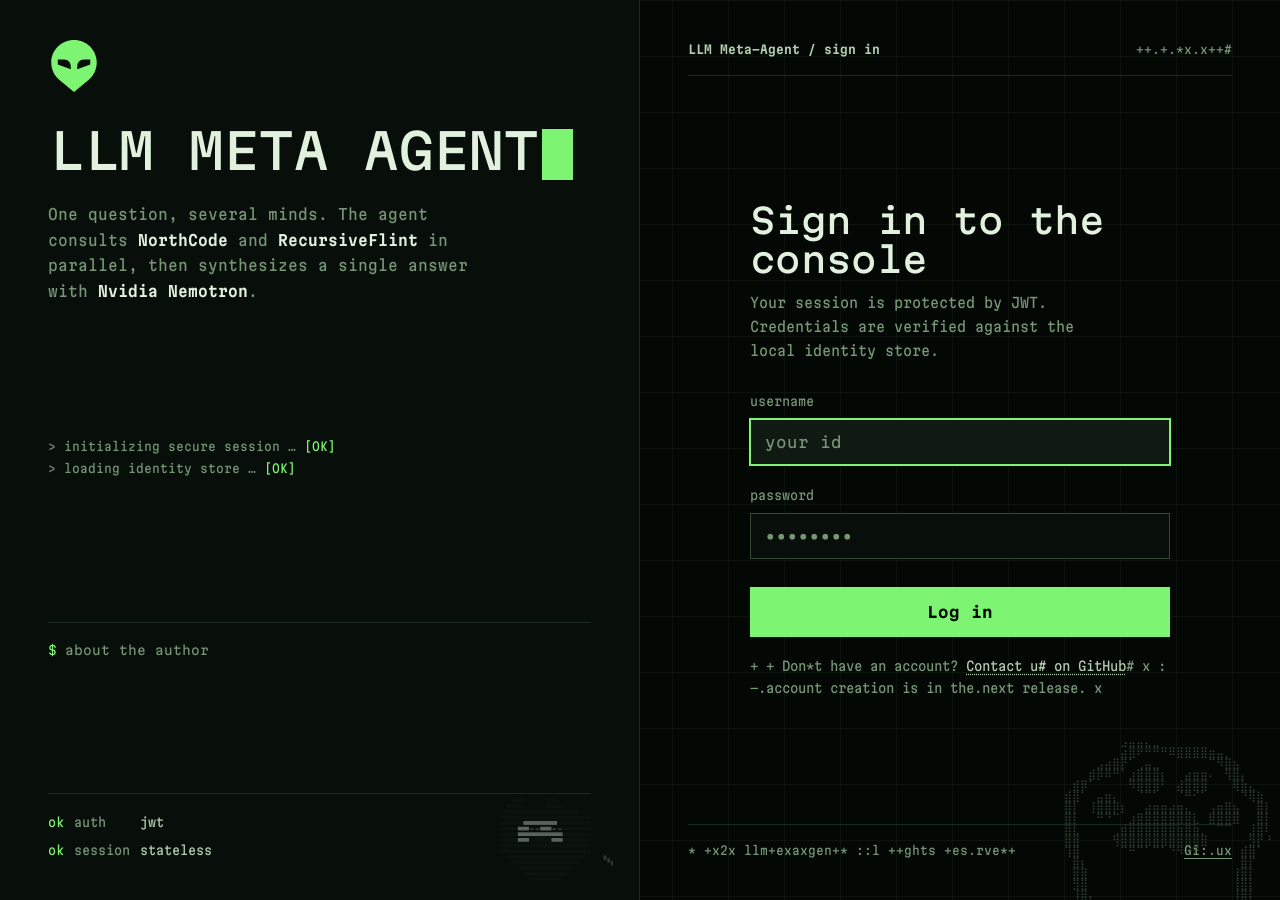
<file: src/main/resources/static/login.html>
<!DOCTYPE html>
<html lang="en">
<head>
<meta charset="UTF-8">
<meta name="viewport" content="width=device-width, initial-scale=1.0">
<title>LLM Meta-Agent — Sign in</title>
<meta name="description" content="Sign in to the LLM Meta-Agent console. JWT-protected, stateless session.">
<link rel="preconnect" href="https://fonts.googleapis.com">
<link rel="preconnect" href="https://fonts.gstatic.com" crossorigin>
<link href="https://fonts.googleapis.com/css2?family=Martian+Mono:wdth,wght@75..112.5,400..700&display=swap" rel="stylesheet">
<style>
/* Hallmark · v2.0.0 · theme: terminal · deal: manual (no Node) · redesign: full · file: login.html */
/* critique: dense two-column console sign-in; left pane carries brand and ambient motion, right pane the form */
/* ════════════════════════════════════════════════════════════
   LLM Meta-Agent — terminal-inspired sign-in
   One ground, one ink, one accent. Martian Mono only.
   Square corners, crisp borders, faint grid texture; no scanlines.
   ════════════════════════════════════════════════════════════ */
:root {
  --color-paper: oklch(12.5% 0.012 150);
  --color-paper-2: oklch(16% 0.016 150);
  --color-paper-3: oklch(20.5% 0.022 150);
  --color-ink: oklch(94% 0.03 140);
  --color-ink-2: oklch(82% 0.05 142);
  --color-muted: oklch(64% 0.06 145);
  --color-rule: oklch(27% 0.028 148);
  --color-rule-2: oklch(38% 0.045 146);
  --color-accent: oklch(87% 0.2 142);
  --color-accent-ink: oklch(14% 0.02 150);
  --color-accent-hover: oklch(91% 0.17 142);
  --color-focus: oklch(87% 0.2 142);
  --color-accent-wash: oklch(23% 0.06 145);

  --font-display: "Martian Mono", ui-monospace, "SFMono-Regular", "Cascadia Mono", Menlo, Consolas, monospace;

  --tracking-display: -0.02em;
  --display-weight: 500;
  --stretch-display: 112.5%;
  --stretch-body: 87.5%;
}

* { box-sizing: border-box; margin: 0; padding: 0; }
html, body { height: 100%; overflow-x: clip; }

body {
  font-family: var(--font-display);
  font-size: 15px;
  font-stretch: var(--stretch-body);
  line-height: 1.6;
  color: var(--color-ink);
  background: var(--color-paper);
  font-variant-numeric: tabular-nums;
  -webkit-font-smoothing: antialiased;
  text-rendering: optimizeLegibility;
  overflow-x: hidden;
}

::selection { background: color-mix(in oklch, var(--color-accent) 25%, transparent); }

:focus-visible { outline: 2px solid var(--color-focus); outline-offset: 2px; }
input:focus-visible, .submit:focus-visible { outline: none; }

/* ── Texture: faint grid ── */
.tex {
  position: fixed;
  inset: 0;
  pointer-events: none;
  z-index: 0;
}
.tex-grid {
  background-image:
    linear-gradient(to right, color-mix(in oklch, var(--color-rule) 35%, transparent) 1px, transparent 1px),
    linear-gradient(to bottom, color-mix(in oklch, var(--color-rule) 35%, transparent) 1px, transparent 1px);
  background-size: 56px 56px;
}

/* ── Layout ── */
.shell {
  position: relative;
  z-index: 1;
  height: 100vh;
  height: 100dvh;
  display: grid;
  grid-template-columns: minmax(0, 1fr) minmax(0, 1fr);
  grid-template-rows: minmax(0, 1fr);
}

/* ── Left: brand / status pane ── */
.brand {
  background: var(--color-paper-2);
  border-right: 1px solid var(--color-rule);
  padding: 40px 48px;
  display: flex;
  flex-direction: column;
  justify-content: space-between;
  gap: 36px;
  min-height: 0;
  overflow: hidden;
}

.brand-mark {
  width: 52px;
  height: 52px;
  color: var(--color-accent);
  margin-bottom: 32px;
}
.brand-mark svg { width: 100%; height: 100%; display: block; }

.brand h1 {
  font-size: clamp(28px, 3.8vw, 54px);
  font-weight: var(--display-weight);
  font-stretch: var(--stretch-display);
  letter-spacing: var(--tracking-display);
  line-height: 1.12;
  margin-bottom: 22px;
}
.brand h1 .caret {
  display: inline-block;
  width: 0.62em;
  height: 1.05em;
  margin-left: 4px;
  vertical-align: text-bottom;
  background: var(--color-accent);
  animation: blink 1.1s steps(1) infinite;
}
@keyframes blink { 50% { opacity: 0; } }

.brand p {
  color: var(--color-muted);
  font-size: clamp(15px, 1.15vw, 18px);
  max-width: 44ch;
  line-height: 1.7;
}
.brand p strong { color: var(--color-ink); font-weight: 600; }

.status {
  display: flex;
  flex-direction: column;
  gap: 8px;
  padding-top: 18px;
  border-top: 1px solid var(--color-rule);
  font-size: 12.5px;
}
.s-row {
  display: flex;
  align-items: baseline;
  gap: 10px;
  animation: srowIn 0.5s ease both;
}
.s-row:nth-child(2) { animation-delay: 0.12s; }
.s-row:nth-child(3) { animation-delay: 0.24s; }
@keyframes srowIn {
  from { opacity: 0; transform: translateY(4px); }
  to { opacity: 1; transform: none; }
}
.s-tag { color: var(--color-accent); }
.s-key { color: var(--color-muted); min-width: 7ch; }
.s-val { color: var(--color-ink-2); }

.expander {
  border-top: 1px solid var(--color-rule);
  padding-top: 14px;
}
.expander-btn {
  background: none;
  border: 0;
  padding: 0;
  font-family: inherit;
  font-size: 12.5px;
  color: var(--color-muted);
  cursor: pointer;
  display: inline-flex;
  align-items: center;
  gap: 8px;
}
.expander-btn::before { content: "$ "; color: var(--color-accent); }
.expander-btn:hover { color: var(--color-accent); }
.expander-body {
  margin-top: 10px;
  font-size: 12.5px;
  line-height: 1.7;
  color: var(--color-muted);
  max-width: 40ch;
}

.bootlog {
  font-size: 12px;
  line-height: 1.8;
  color: var(--color-muted);
  min-height: 4.5em;
  white-space: pre-wrap;
}
.bootlog .ok { color: var(--color-accent); }

/* ── Right: form pane ── */
.form-pane {
  display: flex;
  flex-direction: column;
  padding: 40px 48px;
  min-height: 0;
  overflow-y: auto;
  scrollbar-width: none;
}
.form-pane::-webkit-scrollbar { display: none; }

.topline {
  display: flex;
  align-items: baseline;
  justify-content: space-between;
  gap: 16px;
  flex-wrap: wrap;
  font-size: 12px;
  color: var(--color-muted);
  padding-bottom: 16px;
  border-bottom: 1px solid var(--color-rule);
}
.topline .brand-name { color: var(--color-ink-2); font-weight: 600; }
.clock { white-space: nowrap; }

.form-wrap {
  flex: 1;
  display: flex;
  flex-direction: column;
  justify-content: center;
  max-width: 420px;
  width: 100%;
  margin: 0 auto;
  padding: 28px 0;
}

h2 {
  font-size: clamp(26px, 3.4vw, 34px);
  font-weight: var(--display-weight);
  font-stretch: var(--stretch-display);
  letter-spacing: var(--tracking-display);
  line-height: 1.15;
  margin-bottom: 12px;
}
.form-sub {
  color: var(--color-muted);
  font-size: 14px;
  margin-bottom: 28px;
  max-width: 40ch;
  line-height: 1.7;
}

/* ── Error line ── */
.errline {
  display: none;
  align-items: flex-start;
  gap: 10px;
  margin-bottom: 24px;
  padding: 12px 14px;
  background: var(--color-accent-wash);
  border-left: 2px solid var(--color-rule-2);
  color: var(--color-muted);
  font-size: 13.5px;
  line-height: 1.5;
}
.errline.show { display: flex; }
.errline .tag { color: var(--color-muted); font-weight: 700; white-space: nowrap; }

/* ── Fields ── */
.field { margin-bottom: 20px; }
.field label {
  display: block;
  font-size: 12.5px;
  color: var(--color-muted);
  margin-bottom: 8px;
  letter-spacing: 0;
}
.field input {
  width: 100%;
  background: var(--color-paper-2);
  border: 1px solid var(--color-rule-2);
  border-radius: 0;
  padding: 13px 14px;
  font-family: inherit;
  font-size: 15px;
  color: var(--color-ink);
  caret-color: var(--color-accent);
  transition: border-color 140ms ease, background 140ms ease;
}
.field input::placeholder { color: var(--color-muted); }
.field input:hover { border-color: color-mix(in oklch, var(--color-accent) 45%, transparent); }
.field input:focus {
  outline: none;
  border-color: var(--color-accent);
  background: var(--color-paper-3);
  box-shadow: 0 0 0 1px var(--color-accent);
}

/* ── Submit ── */
.submit {
  position: relative;
  overflow: hidden;
  width: 100%;
  margin-top: 8px;
  padding: 15px 18px;
  background: var(--color-accent);
  border: 1px solid var(--color-accent);
  border-radius: 0;
  color: var(--color-accent-ink);
  font-family: inherit;
  font-size: 15px;
  font-weight: 700;
  letter-spacing: 0;
  cursor: pointer;
  transition: background-color 100ms steps(1), transform 90ms ease;
  text-align: center;
}
.submit .scan {
  position: absolute;
  top: 0;
  bottom: 0;
  left: 0;
  width: 40%;
  background: color-mix(in oklch, var(--color-accent-ink) 20%, transparent);
  transform: translateX(-120%) skewX(-20deg);
  transition: transform 0.5s ease;
  pointer-events: none;
}
.submit:hover:not(:disabled) .scan { transform: translateX(320%) skewX(-20deg); }
.submit:hover:not(:disabled) { background: var(--color-accent-hover); }
.submit:active:not(:disabled) { transform: translateY(1px); }
.submit:disabled { opacity: 0.55; cursor: progress; }
.submit:focus-visible {
  outline: none;
  box-shadow: 0 0 0 2px var(--color-paper), 0 0 0 4px var(--color-focus);
}
.submit .prog {
  position: absolute;
  left: 0;
  bottom: 0;
  height: 2px;
  width: 100%;
  background: var(--color-accent-ink);
  opacity: 0;
  transform: scaleX(0);
  transform-origin: left center;
}
.submit.busy .prog {
  opacity: 0.3;
  animation: proggrow 1.4s ease-in-out infinite;
}
@keyframes proggrow {
  0% { transform: scaleX(0); }
  50% { transform: scaleX(0.72); }
  100% { transform: scaleX(1); }
}
.submit .spinner { display: none; }
.submit.busy .spinner {
  display: inline-block;
  width: 1em;
  height: 1em;
  vertical-align: -0.15em;
  margin-right: 8px;
  border: 1.5px solid var(--color-accent-ink);
  border-top-color: transparent;
  animation: spin 0.8s linear infinite;
}
@keyframes spin { to { transform: rotate(360deg); } }

@keyframes catEnter {
  from { transform: translateY(140%); }
  to { transform: translateY(0); }
}

@keyframes catFloat {
  0%, 100% { transform: translateY(0); }
  50% { transform: translateY(-6px); }
}

/* ── Help / contact ── */
.helpline {
  margin-top: 18px;
  font-size: 13px;
  color: var(--color-muted);
  line-height: 1.7;
}
.helpline a {
  color: var(--color-ink-2);
  text-decoration: underline;
  text-underline-offset: 3px;
  text-decoration-style: dotted;
}
.helpline a:hover { color: var(--color-accent); }

/* ── Footer ── */
.foot {
  display: flex;
  align-items: center;
  justify-content: space-between;
  gap: 12px;
  flex-wrap: wrap;
  padding-top: 16px;
  border-top: 1px solid var(--color-rule);
  font-size: 12px;
  color: var(--color-muted);
}
.foot a { color: var(--color-muted); text-decoration: underline; text-underline-offset: 3px; }
.foot a:hover { color: var(--color-accent); }

/* ── Decorative pixel cat (background) ── */
.brand { position: relative; }
.brand > div { position: relative; z-index: 1; }
.cat-stage {
  position: absolute;
  right: 26px;
  bottom: 18px;
  width: 112px;
  height: 90px;
  z-index: 2;
  opacity: 0.5;
  pointer-events: none;
  animation: catEnter 0.8s ease-out forwards, catFloat 6s ease-in-out infinite 0.8s;
}
.field { position: relative; }

/* ── Decorative braille art (bottom-right edge) ── */
.braille-art {
  position: fixed;
  right: 0;
  bottom: 0;
  z-index: 0;
  pointer-events: none;
  opacity: 0.4;
  font-family: var(--font-display);
  font-size: 11px;
  line-height: 1;
  color: var(--color-muted);
  white-space: pre;
  animation: catFloat 5s ease-in-out infinite;
}

/* ── Responsive ── */
@media (max-width: 820px) {
  .shell { grid-template-columns: 1fr; grid-template-rows: auto; height: auto; min-height: 100dvh; }
  .brand {
    flex-direction: row;
    align-items: center;
    flex-wrap: wrap;
    border-right: none;
    border-bottom: 1px solid var(--color-rule);
    padding: 16px 20px;
    gap: 12px;
  }
  .brand > div:first-child {
    display: flex;
    align-items: center;
    gap: 14px;
  }
  .brand-mark { width: 28px; height: 28px; margin-bottom: 0; }
  .brand h1 { font-size: 17px; margin-bottom: 0; }
  .brand p { display: none; }
  .bootlog { display: none; }
  .status { display: none; }
  .form-pane { padding: 20px 20px 18px; min-height: 0; }
  .form-wrap { padding: 20px 0 10px; max-width: 360px; }
  h2 { font-size: 24px; }
  .form-sub { font-size: 13px; margin-bottom: 18px; }
  .field { margin-bottom: 14px; }
  .field input { padding: 11px 12px; font-size: 14px; }
  .submit { padding: 13px 14px; font-size: 14px; }
  .helpline { margin-top: 12px; font-size: 12.5px; }
  .cat-stage { display: none; }
  .expander { display: none; }
  .foot { flex-direction: column; align-items: flex-start; }
}

@media (min-width: 821px) {
  body { overflow: hidden; }
}

@media (min-width: 821px) and (max-height: 780px) {
  .brand { padding: 26px 44px; gap: 24px; }
  .brand-mark { width: 34px; height: 34px; margin-bottom: 14px; }
  .brand h1 { font-size: 21px; }
  .brand p { font-size: 13px; }
  .bootlog { min-height: 3.6em; }
  .form-pane { padding: 26px 44px; }
  .form-wrap { padding: 14px 0 8px; }
  h2 { font-size: 25px; }
  .form-sub { margin-bottom: 18px; }
  .field { margin-bottom: 14px; }
  .helpline { margin-top: 12px; }
}

@media (max-width: 400px) {
  .form-pane { padding: 26px 20px 22px; }
  .brand { padding: 26px 20px 22px; }
  .topline { flex-direction: column; align-items: flex-start; }
  .cat-stage { display: none; }
}

/* ── Reduced motion ── */
@media (prefers-reduced-motion: reduce) {
  *, *::before, *::after {
    animation-duration: 0.01ms !important;
    animation-iteration-count: 1 !important;
    transition-duration: 0.01ms !important;
  }
}
</style>
</head>
<body>

<div class="tex tex-grid" aria-hidden="true"></div>

<div class="shell">

  <!-- ── Brand / status pane ── -->
  <section class="brand" aria-label="About">
    <canvas class="cat-stage" id="cat" aria-hidden="true"></canvas>
    <div>
      <div class="brand-mark" aria-hidden="true">
        <svg viewBox="0 0 16 16" fill="none">
          <path fill-rule="evenodd" clip-rule="evenodd" d="M8 16L3.54223 12.3383C1.93278 11.0162 1 9.04287 1 6.96005C1 3.11612 4.15607 0 8 0C11.8439 0 15 3.11612 15 6.96005C15 9.04287 14.0672 11.0162 12.4578 12.3383L8 16ZM3 6H5C6.10457 6 7 6.89543 7 8V9L3 7.5V6ZM11 6C9.89543 6 9 6.89543 9 8V9L13 7.5V6H11Z" fill="currentColor"/>
        </svg>
      </div>
      <h1 id="brand-title"><span id="brand-type"></span><span class="caret" aria-hidden="true"></span></h1>
      <p>
        One question, several minds. The agent consults
        <strong>NorthCode</strong> and <strong>RecursiveFlint</strong> in parallel,
        then synthesizes a single answer with <strong>Nvidia Nemotron</strong>.
      </p>
    </div>

    <div class="bootlog" id="bootlog" aria-hidden="true"></div>

    <div class="expander">
      <button type="button" class="expander-btn" id="explainer-btn" aria-expanded="false">
        about the author
      </button>
      <div class="expander-body" id="explainer-body" hidden>
        <p>
          Built by Gaurabh, known on GitHub as @gaurabhkr. He enjoys hearing feedback
          and keeps refining this project in the open.
        </p>
      </div>
    </div>

    <div class="status" aria-label="System status">
      <div class="s-row"><span class="s-tag">ok</span><span class="s-key">auth</span><span class="s-val">jwt</span></div>
      <div class="s-row"><span class="s-tag">ok</span><span class="s-key">session</span><span class="s-val">stateless</span></div>
    </div>
  </section>

  <!-- ── Form pane ── -->
  <main class="form-pane">
    <div class="topline">
      <span class="brand-name">LLM Meta-Agent / sign in</span>
      <span class="clock" id="clock">--:--:-- UTC</span>
    </div>

    <div class="form-wrap">
      <h2>Sign in to the console</h2>
      <p class="form-sub">Your session is protected by JWT. Credentials are verified against the local identity store.</p>

      <div class="errline" id="errline" role="alert" aria-live="polite">
        <span class="tag">! fail</span>
        <span id="errmsg">authentication rejected — check username and password</span>
      </div>

      <form action="/api/login" method="POST" id="login-form" novalidate>
        <div class="field">
          <label for="username">username</label>
          <input type="text" id="username" name="username"
                 placeholder="your id" autocomplete="username" required autofocus>
        </div>

        <div class="field">
          <label for="password">password</label>
          <input type="password" id="password" name="password"
                 placeholder="••••••••" autocomplete="current-password" required>
        </div>

        <button type="submit" class="submit" id="submit-btn">
          <span class="scan" aria-hidden="true"></span>
          <span class="prog" aria-hidden="true"></span>
          <span class="spinner" aria-hidden="true"></span>
          <span class="submit-label">Log in</span>
        </button>
      </form>

      <p class="helpline">
        Don't have an account? <a href="https://github.com/gaurabhkr">Contact us on GitHub</a>
        — account creation is in the next release.
      </p>
    </div>

    <footer class="foot">
      <span>© 2025 llmmetaagent. All rights reserved.</span>
      <a href="https://github.com/gaurabhkr" target="_blank" rel="noopener">GitHub</a>
    </footer>
  </main>
</div>

<pre class="braille-art" aria-hidden="true">⠀⠀⠀⠀⠀⠀⠀⠀⠀⠀⠀⠀⠀⠀⠀⠀⠀⠀⠀⠀⠀⠀⠀⠀⠀⠀⠀⠀
⠀⠀⠀⠀⠀⠀⠀⠀⣠⣤⣤⣄⣀⠀⠀⠀⠀⠀⠀⠀⠀⠀⠀⠀⠀⠀⠀⠀
⠀⠀⠀⠀⠀⠀⠀⠀⣴⣿⠟⠛⠛⠛⠿⣿⣿⣿⣿⣶⣤⡀⠀⠀⠀⠀⠀⠀
⠀⠀⠀⠀⠀⣠⣴⣿⡟⠁⢀⣤⣀⠀⠀⠀⠀⠀⠀⠉⠻⣿⣦⠀⠀⠀⠀⠀
⠀⠀⠀⠀⣾⡿⠿⠛⠁⣰⣿⣿⣿⡆⠀⠀⣴⣶⣶⠄⠀⢻⣿⡄⠀⠀⠀⠀
⠀⠀⣾⡿⠁⠀⠀⠀⠀⠻⣿⣿⣿⠃⠀⣼⣿⣿⣿⠀⠀⠀⢿⣷⣄⠀⠀⠀
⠀⣾⣿⠁⠀⣤⣶⡄⠀⠀⠈⠉⠁⠀⠀⠈⠛⠊⠁⠀⠀⠀⠀⠙⢿⣷⠀⠀
⠀⣿⡇⠀⢸⣿⣿⡿⡆⠀⠀⣴⣶⣶⣴⣶⣄⠀⠀⢠⣶⣿⣦⠀⠀⣿⡇⠀
⠀⣿⡇⠀⠀⠛⠙⠉⠀⣰⣿⣿⣿⣿⣿⣿⣿⣇⠀⣿⣿⣿⣿⠀⠀⣿⡇⠀
⠀⣿⣇⠀⠀⠀⠀⢀⣾⣿⣿⣿⣿⣿⣿⣷⣿⣷⡀⠀⠉⠉⠀⠀⣸⣿⠇⠀
⠀⣿⣿⠀⠀⠀⠀⢻⣿⣿⣿⣿⣿⣿⣿⣿⣿⣿⣿⠀⠀⠀⠀⠀⣻⡟⠘⠀
⠀⢹⣿⠀⠀⠀⠀⠀⠉⠛⠉⠁⠉⠁⠙⠻⠿⠟⠀⠀⠀⠀⠀⣾⣿⠁⠀⠀
⠀⠀⣿⡆⠀⠀⠀⠀⠀⠀⠀⠀⠀⠀⠀⠀⠀⠀⠀⠀⠀⠀⠀⣿⡏⠀⠀⠀
⠀⠀⣿⣿⠀⠀⠀⠀⠀⠀⠀⠀⠀⠀⠀⠀⠀⠀⠀⠀⠀⠀⢸⣿⡇⠀⠀⠀
⠀⠀⣻⣿⠀⠀⠀⠀⠀⠀⠀⠀⠀⠀⠀⠀⠀⠀⠀⠀⠀⠀⢸⣿⡇⠀⠀⠀
⠀⠀⢸⣿⡄⠀⠀⠀⠀⠀⠀⠀⠀⠀⠀⠀⠀⠀⠀⠀⠀⠀⢸⣿⡇⠀⠀⠀</pre>

<noscript>
  <p style="padding:16px">JavaScript is disabled — the form still works and posts to /api/login.</p>
</noscript>

<script>
(function () {
  'use strict';

  var RM = window.matchMedia && window.matchMedia('(prefers-reduced-motion: reduce)').matches;

  /* ── Decorative pixel cat (canvas, no dependencies) ── */
  var catCanvas = document.getElementById('cat');
  if (catCanvas && window.CanvasRenderingContext2D) {
    (function () {
      var SPRITE = [
        '....................',
        '..KK....KK..........',
        '.KKK....KKK.........',
        '.KKKKKKKKKKKKK......',
        'KKKKKKKKKKKKKKKK....',
        'KKKKLLLLLLKKKKKK....',
        'KKKLLEELLEEKKKKK....',
        'KKKLLLLLLLLKKKKK....',
        'KKKLLKKKKLLKKKKK....',
        'KKKKKKKKKKKKKKKK....',
        'KKKKKKKKKKKKKKKK....',
        '.KKKKKKKKKKKKKK.....',
        '..KKKKKKKKKKKK......',
        '...KKKKKKKKKK.......',
        '....KKKKKKKK........',
        '.....KKKKKK.........'
      ];
      var W = 20, H = 16, S = 6;
      var PAL = { K: '#111713', G: '#58635c', L: '#aab5ad', E: '#d8e3dc' };
      var dpr = Math.min(window.devicePixelRatio || 1, 2);
      catCanvas.width = W * S * dpr;
      catCanvas.height = H * S * dpr;
      var ctx = catCanvas.getContext('2d');
      ctx.scale(dpr, dpr);

      var running = !RM;
      var nextBlink = 2600 + Math.random() * 2600;
      var blinkUntil = 0;
      var nextGlitch = 7000 + Math.random() * 5000;
      var glitchUntil = 0, glitchRow = 0;

      function drawCat(blink, glitch) {
        ctx.clearRect(0, 0, W * S, H * S);
        var oy = glitch ? (glitchRow % 2 ? 1 : -1) : 0;
        for (var r = 0; r < H; r++) {
          var row = SPRITE[r];
          for (var c = 0; c < W; c++) {
            var ch = row.charAt(c);
            if (ch === '.') continue;
            var x = c * S, y = r * S + oy;
            if (ch === 'E') {
              ctx.fillStyle = blink ? PAL.L : PAL.E;
              if (blink) ctx.fillRect(x + 1, y + 3, S - 2, 1);
              else ctx.fillRect(x + 1, y + 2, S - 2, S - 3);
              continue;
            }
            ctx.fillStyle = PAL[ch] || PAL.G;
            ctx.fillRect(x, y + 1, S, S - 2); // horizontal scanline cells
          }
        }
        // tail (swishes gently)
        var t = performance.now() / 1000;
        var sway = Math.sin(t * 1.2) * 3;
        for (var i = 0; i < 4; i++) {
          ctx.fillStyle = PAL.G;
          ctx.fillRect(18 * S + i * 4 + sway * 0.6, 11 * S + i * 3 + sway * 0.5, 3, 5);
        }
        if (glitch) {
          ctx.fillStyle = 'rgba(210, 225, 216, 0.22)';
          ctx.fillRect(0, glitchRow * S, W * S, 2);
        }
      }

      function loop(now) {
        if (!running) return;
        requestAnimationFrame(loop);
        var blink = now > blinkUntil;
        var glitch = now < glitchUntil;
        if (now > nextBlink) {
          blinkUntil = now + 220;
          nextBlink = now + 3200 + Math.random() * 3000;
        }
        if (now > nextGlitch) {
          glitchUntil = now + 130;
          glitchRow = (Math.random() * H) | 0;
          nextGlitch = now + 7000 + Math.random() * 6000;
        }
        drawCat(blink, glitch);
      }

      if (running) requestAnimationFrame(loop);
      else drawCat(false, false);

      document.addEventListener('visibilitychange', function () {
        running = !RM && !document.hidden;
        if (running) requestAnimationFrame(loop);
      });
    })();
  }

  /* ── Expandable explainer ── */
  var explainBtn = document.getElementById('explainer-btn');
  var explainBody = document.getElementById('explainer-body');
  var explainRevealed = false;
  if (explainBtn && explainBody) {
    explainBtn.addEventListener('click', function () {
      var open = explainBtn.getAttribute('aria-expanded') !== 'true';
      explainBtn.setAttribute('aria-expanded', String(open));
      explainBody.hidden = !open;
      if (open && !explainRevealed) {
        explainRevealed = true;
        scrambleReveal(explainBody, 0.7, 0.1, true);
      }
    });
  }

  /* ── Scramble-reveal (vanilla JS port of React Bits ScrambledText intro) ── */
  function scrambleReveal(root, dur, delay, setAria) {
    if (!root || RM) return;
    var nodes = [];
    var walker = document.createTreeWalker(root, NodeFilter.SHOW_TEXT);
    while (walker.nextNode()) {
      var n = walker.currentNode;
      if (n.textContent && n.textContent.trim()) nodes.push(n);
    }
    if (!nodes.length) return;
    var originals = nodes.map(function (n) { return n.textContent; });
    var flat = originals.join('');
    if (setAria) root.setAttribute('aria-label', flat);
    var thresholds = [];
    for (var i = 0; i < flat.length; i++) thresholds.push(Math.random());
    var CHARS = '.:*#x+';
    var start = null;

    function frame(now) {
      if (start === null) start = now;
      var p = Math.min(1, Math.max(0, (now - start) / 1000 - delay) / dur);
      if (p >= 1) {
        nodes.forEach(function (n, idx) { n.textContent = originals[idx]; });
        return;
      }
      if (p > 0) {
        var pos = 0;
        nodes.forEach(function (n, idx) {
          var out = '';
          var o = originals[idx];
          for (var k = 0; k < o.length; k++) {
            out += p >= thresholds[pos] ? o.charAt(k) : CHARS.charAt((Math.random() * CHARS.length) | 0);
            pos++;
          }
          n.textContent = out;
        });
      }
      requestAnimationFrame(frame);
    }
    requestAnimationFrame(frame);
  }

  scrambleReveal(document.querySelector('.form-sub'), 0.7, 0.2, true);
  scrambleReveal(document.querySelector('.helpline'), 0.7, 0.5, true);
  scrambleReveal(document.querySelector('.foot'), 0.6, 0.8, true);

  /* ── Clock ── */
  var clock = document.getElementById('clock');
  function tick() {
    var d = new Date();
    var p = function (n) { return String(n).padStart(2, '0'); };
    if (clock) clock.textContent = p(d.getUTCHours()) + ':' + p(d.getUTCMinutes()) + ':' + p(d.getUTCSeconds()) + ' UTC';
  }
  function startClock() {
    tick();
    setInterval(tick, 1000);
  }
  if (RM) {
    startClock();
  } else {
    scrambleReveal(clock, 0.7, 1.1, false);
    setTimeout(startClock, 1850);
  }

  /* ── Typewriter heading ── */
  var BRAND_TEXT = 'LLM META AGENT';
  var brandType = document.getElementById('brand-type');
  function typeHeading() {
    if (!brandType) return;
    if (RM) { brandType.textContent = BRAND_TEXT; return; }
    var i = 0;
    (function step() {
      brandType.textContent = BRAND_TEXT.slice(0, i);
      i++;
      if (i <= BRAND_TEXT.length) setTimeout(step, 42);
    })();
  }
  typeHeading();

  /* ── Boot log intro ── */
  var BOOT_LINES = [
    '> initializing secure session … [OK]',
    '> loading identity store … [OK]',
    '> establishing JWT channel … [OK]',
    '> ready.'
  ];
  var bootlog = document.getElementById('bootlog');
  function runBoot() {
    if (!bootlog) return;
    if (RM) { bootlog.innerHTML = BOOT_LINES.map(function (l) { return l.replace(/\[OK\]/, '<span class="ok">[OK]</span>'); }).join('<br>'); return; }
    var i = 0;
    function nextLine() {
      if (i >= BOOT_LINES.length) return;
      var line = document.createElement('div');
      line.innerHTML = BOOT_LINES[i].replace(/\[OK\]/, '<span class="ok">[OK]</span>');
      bootlog.appendChild(line);
      i++;
      setTimeout(nextLine, 340);
    }
    setTimeout(nextLine, 650);
  }
  runBoot();

  /* ── Error display (from ?error=true OR live fetch failure) ── */
  var errline = document.getElementById('errline');
  function showError(msg) {
    if (!errline) return;
    var m = document.getElementById('errmsg');
    if (m && msg) m.textContent = msg;
    errline.classList.add('show');
  }

  if (window.location.search.includes('error=true')) {
    showError();
  }

  /* ── Progressive enhancement: fetch login to surface errors inline ──
     Falls back to the native form POST (identical to login.html) if
     fetch is unavailable or this script fails. */
  var form = document.getElementById('login-form');
  var btn = document.getElementById('submit-btn');
  var label = btn ? btn.querySelector('.submit-label') : null;

  if (form && window.fetch && btn && label) {
    form.addEventListener('submit', function (e) {
      var u = document.getElementById('username');
      var pw = document.getElementById('password');
      if (!u || !pw || !u.value || !pw.value) {
        e.preventDefault();
        showError('enter both username and password');
        return;
      }

      e.preventDefault();

      var prev = label.textContent;
      btn.disabled = true;
      btn.classList.add('busy');
      btn.setAttribute('aria-busy', 'true');
      label.textContent = 'Authenticating…';

      var body = new URLSearchParams(new FormData(form));

      fetch('/api/login', {
        method: 'POST',
        body: body,
        credentials: 'same-origin',
        headers: { 'Accept': 'text/html' },
        redirect: 'follow'
      }).then(function (res) {
        if (res.redirected && res.url) {
          window.location.href = res.url;   // server redirect → index.html
          return;
        }
        if (res.ok) {
          window.location.href = '/index.html';
          return;
        }
        throw new Error('auth-failed');
      }).catch(function () {
        btn.disabled = false;
        btn.classList.remove('busy');
        btn.removeAttribute('aria-busy');
        label.textContent = prev;
        showError('authentication rejected — check username and password');
      });
    });
  }
})();
</script>
</body>
</html>
</file>
